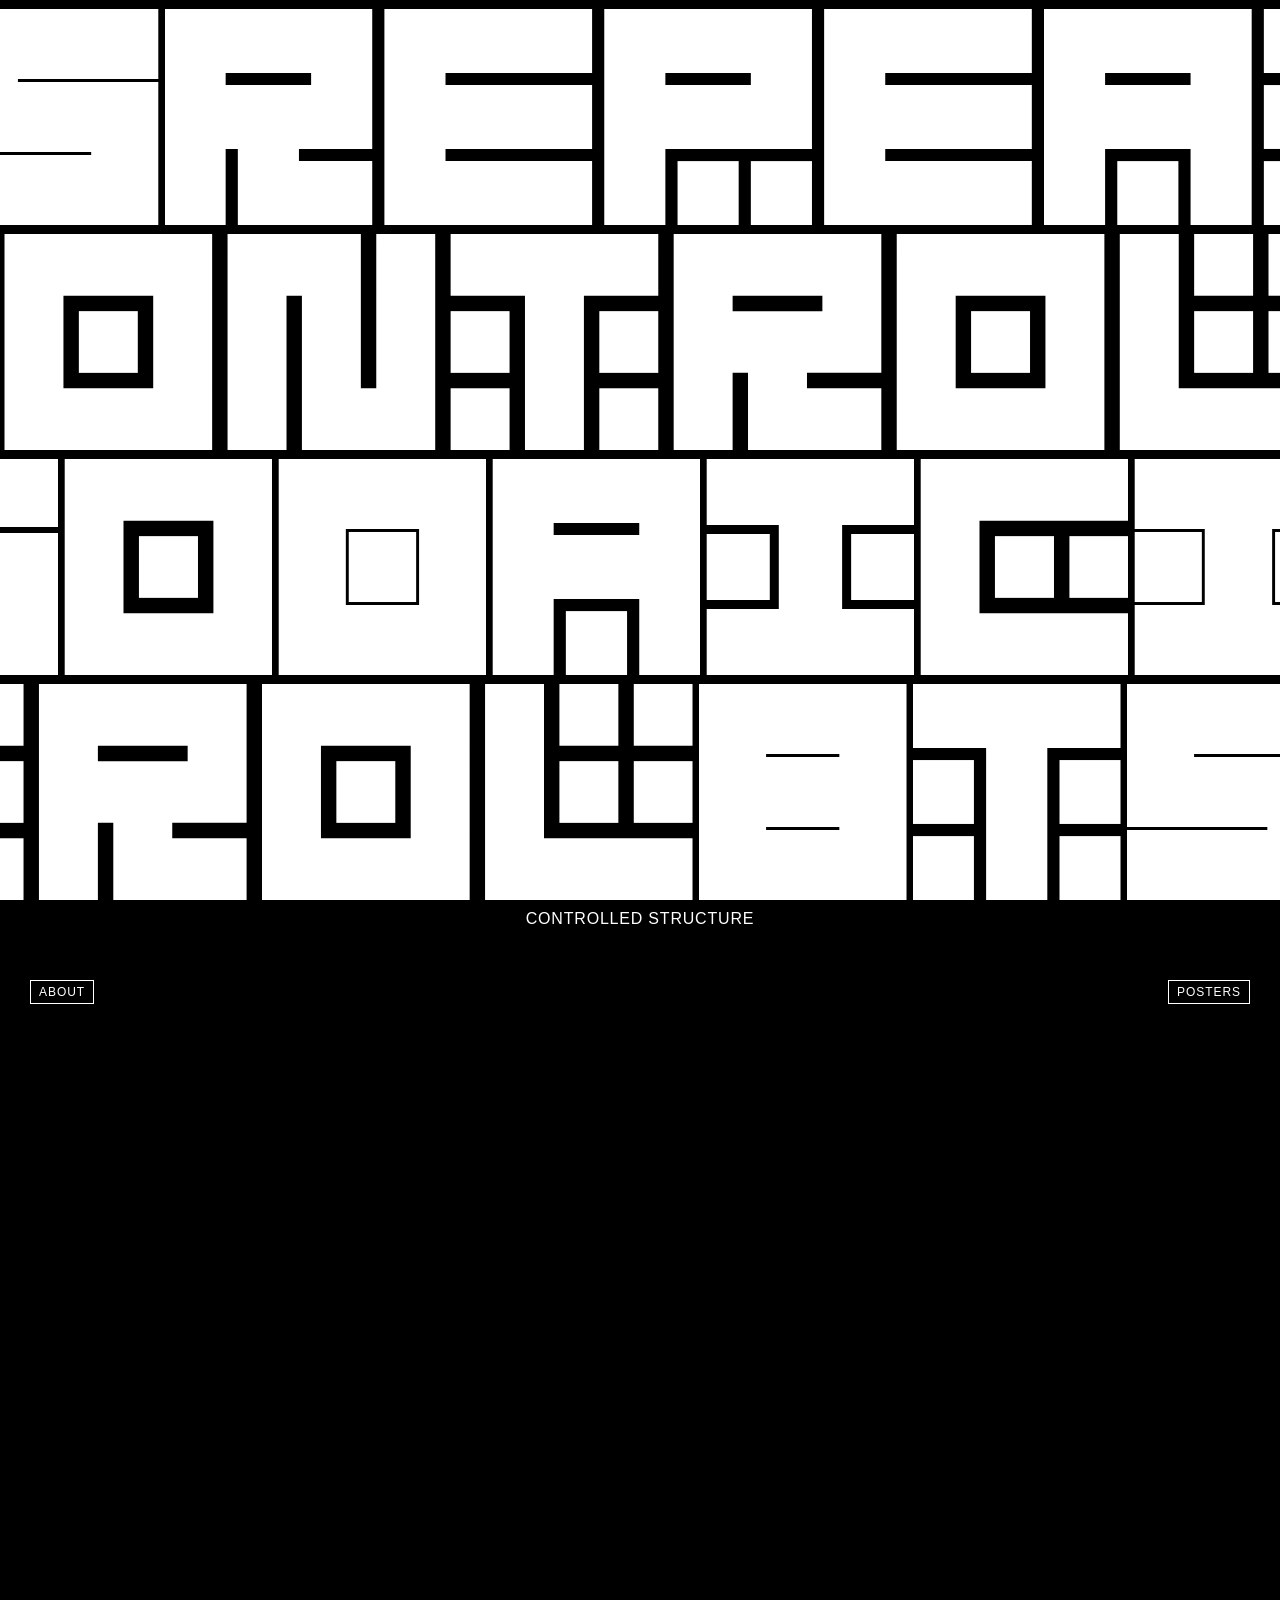
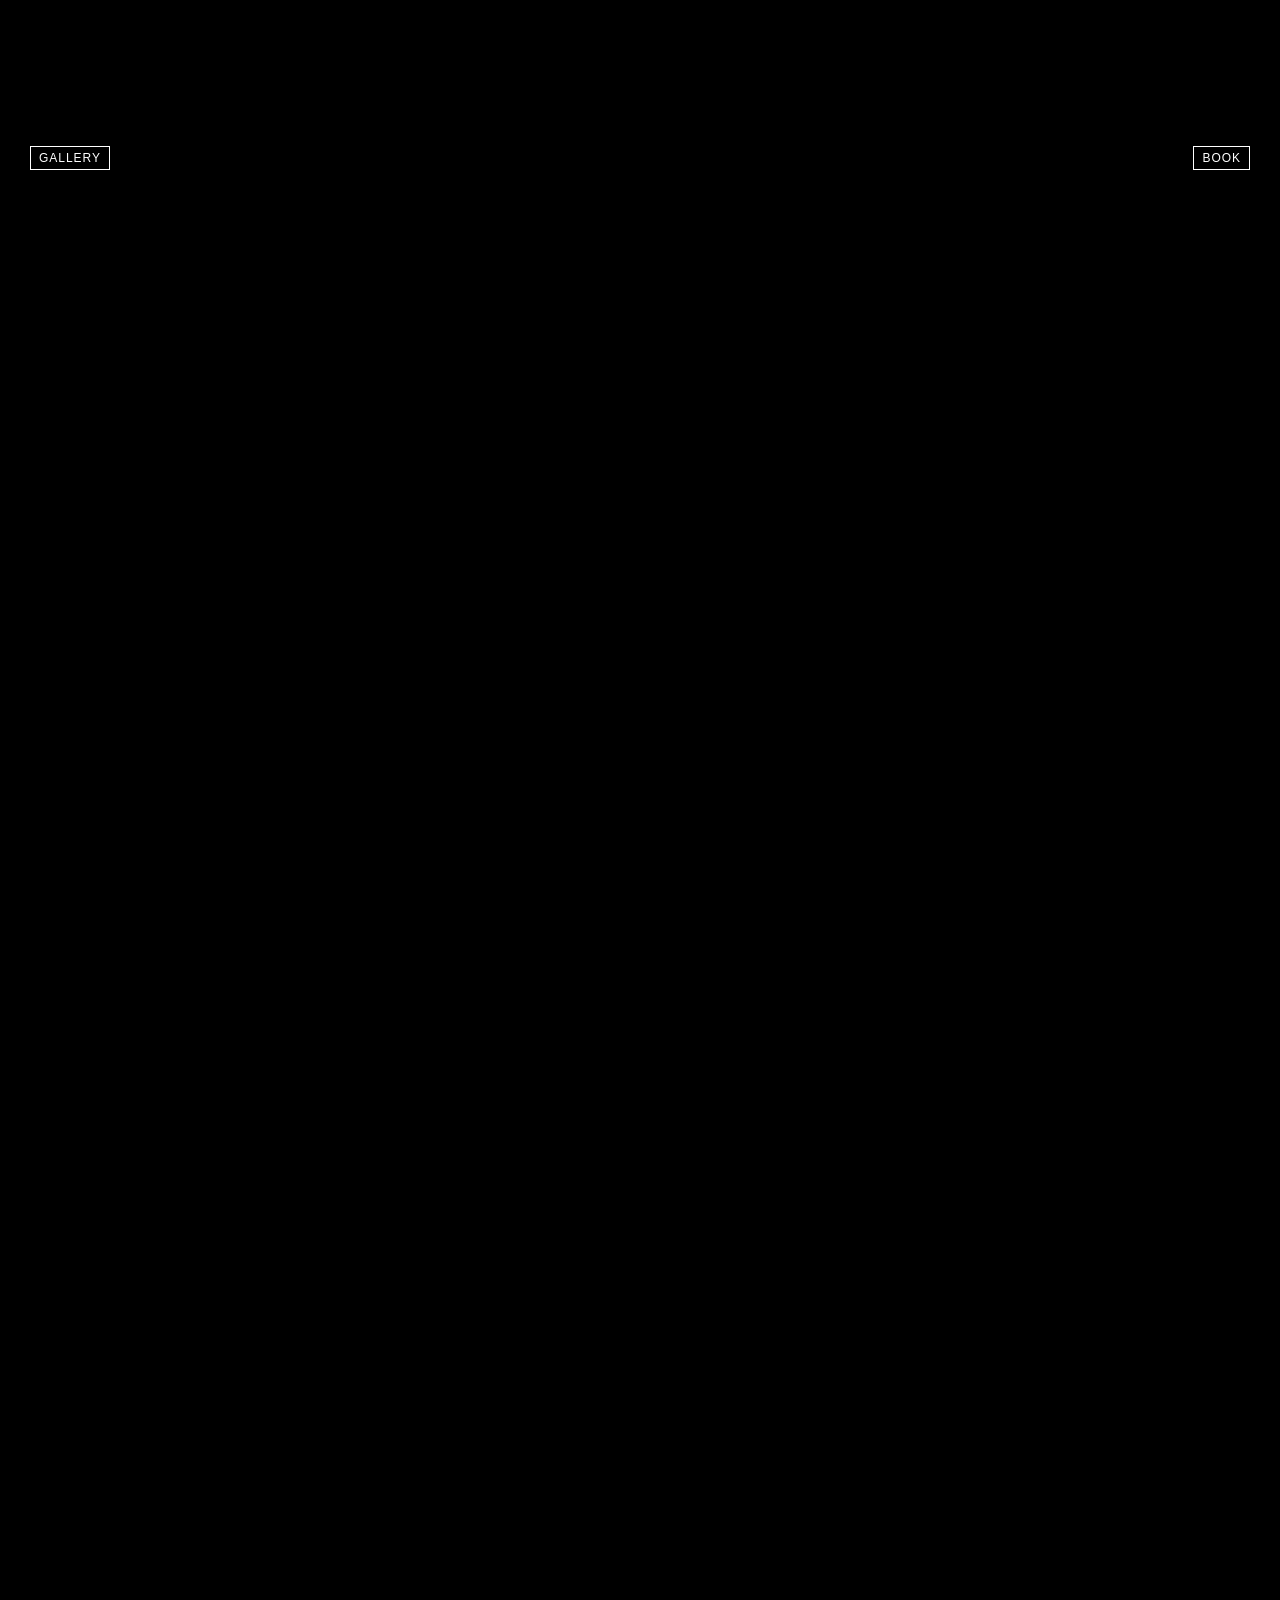
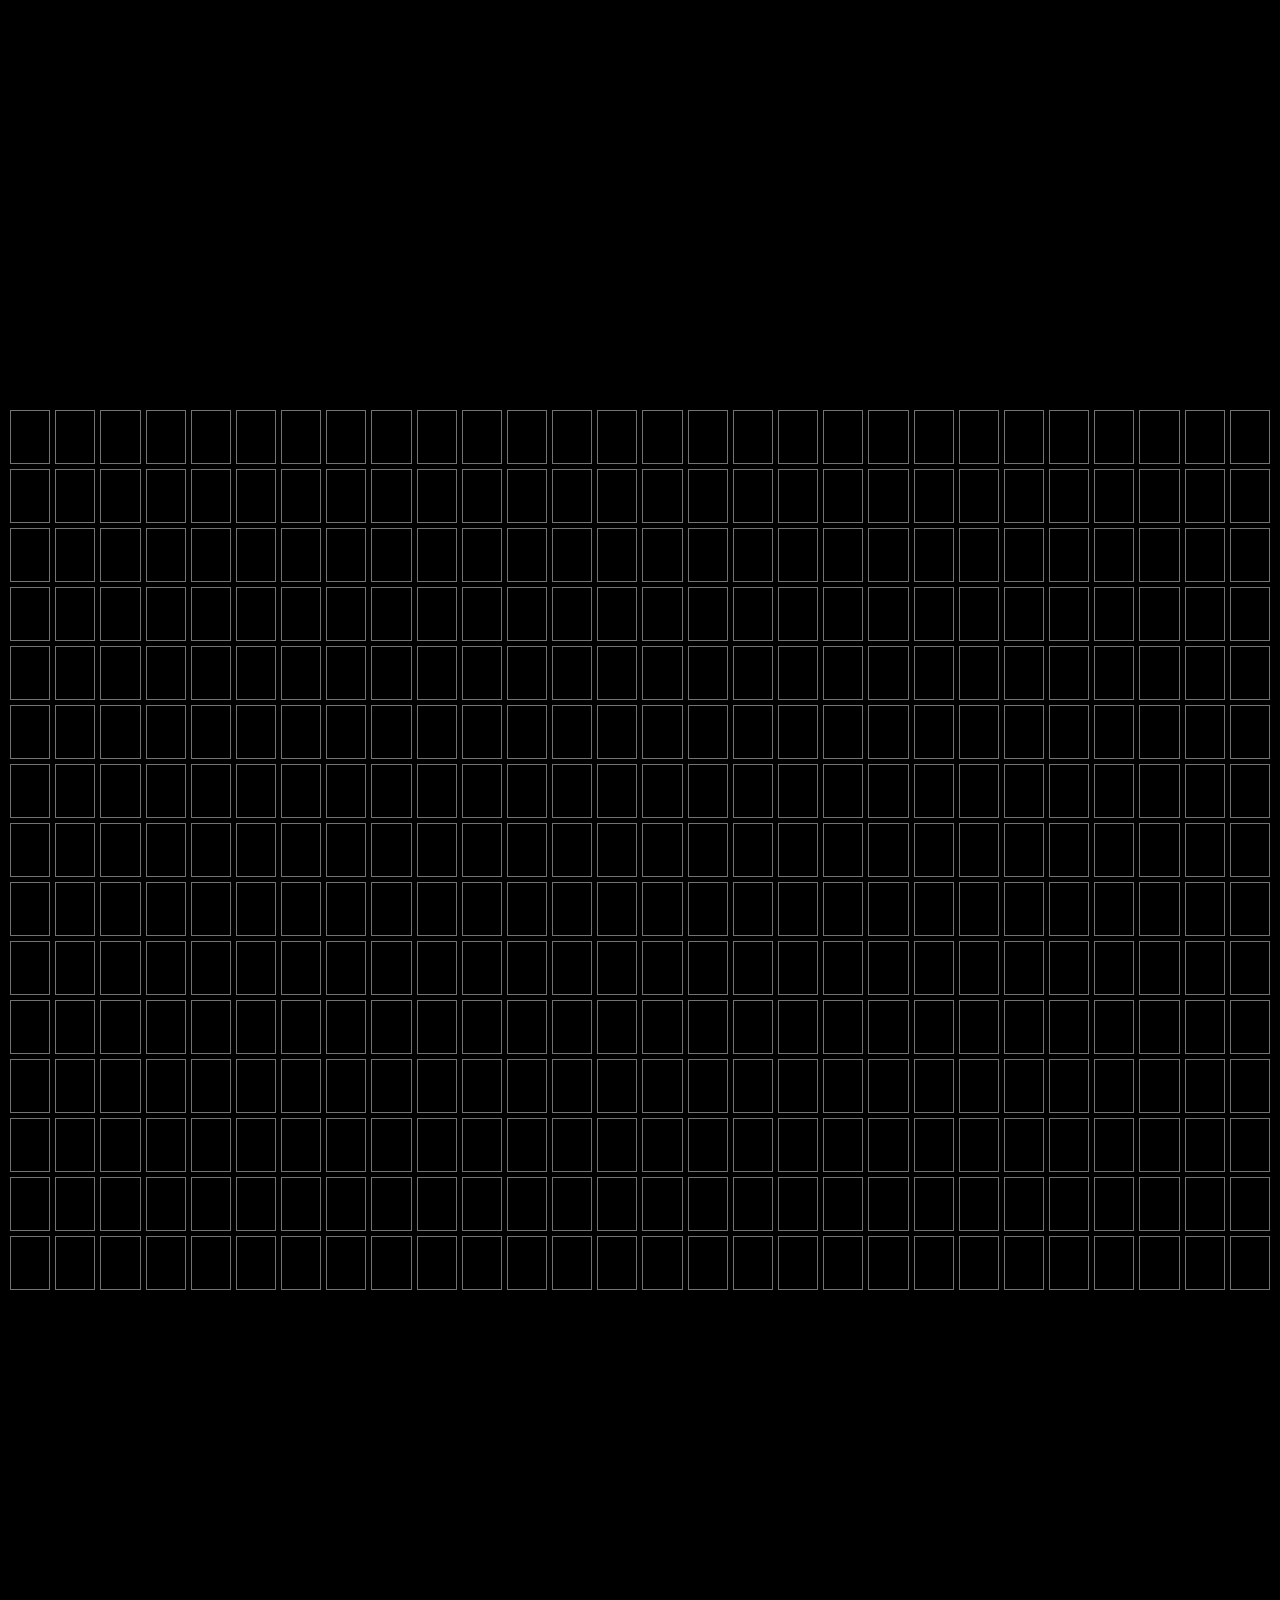
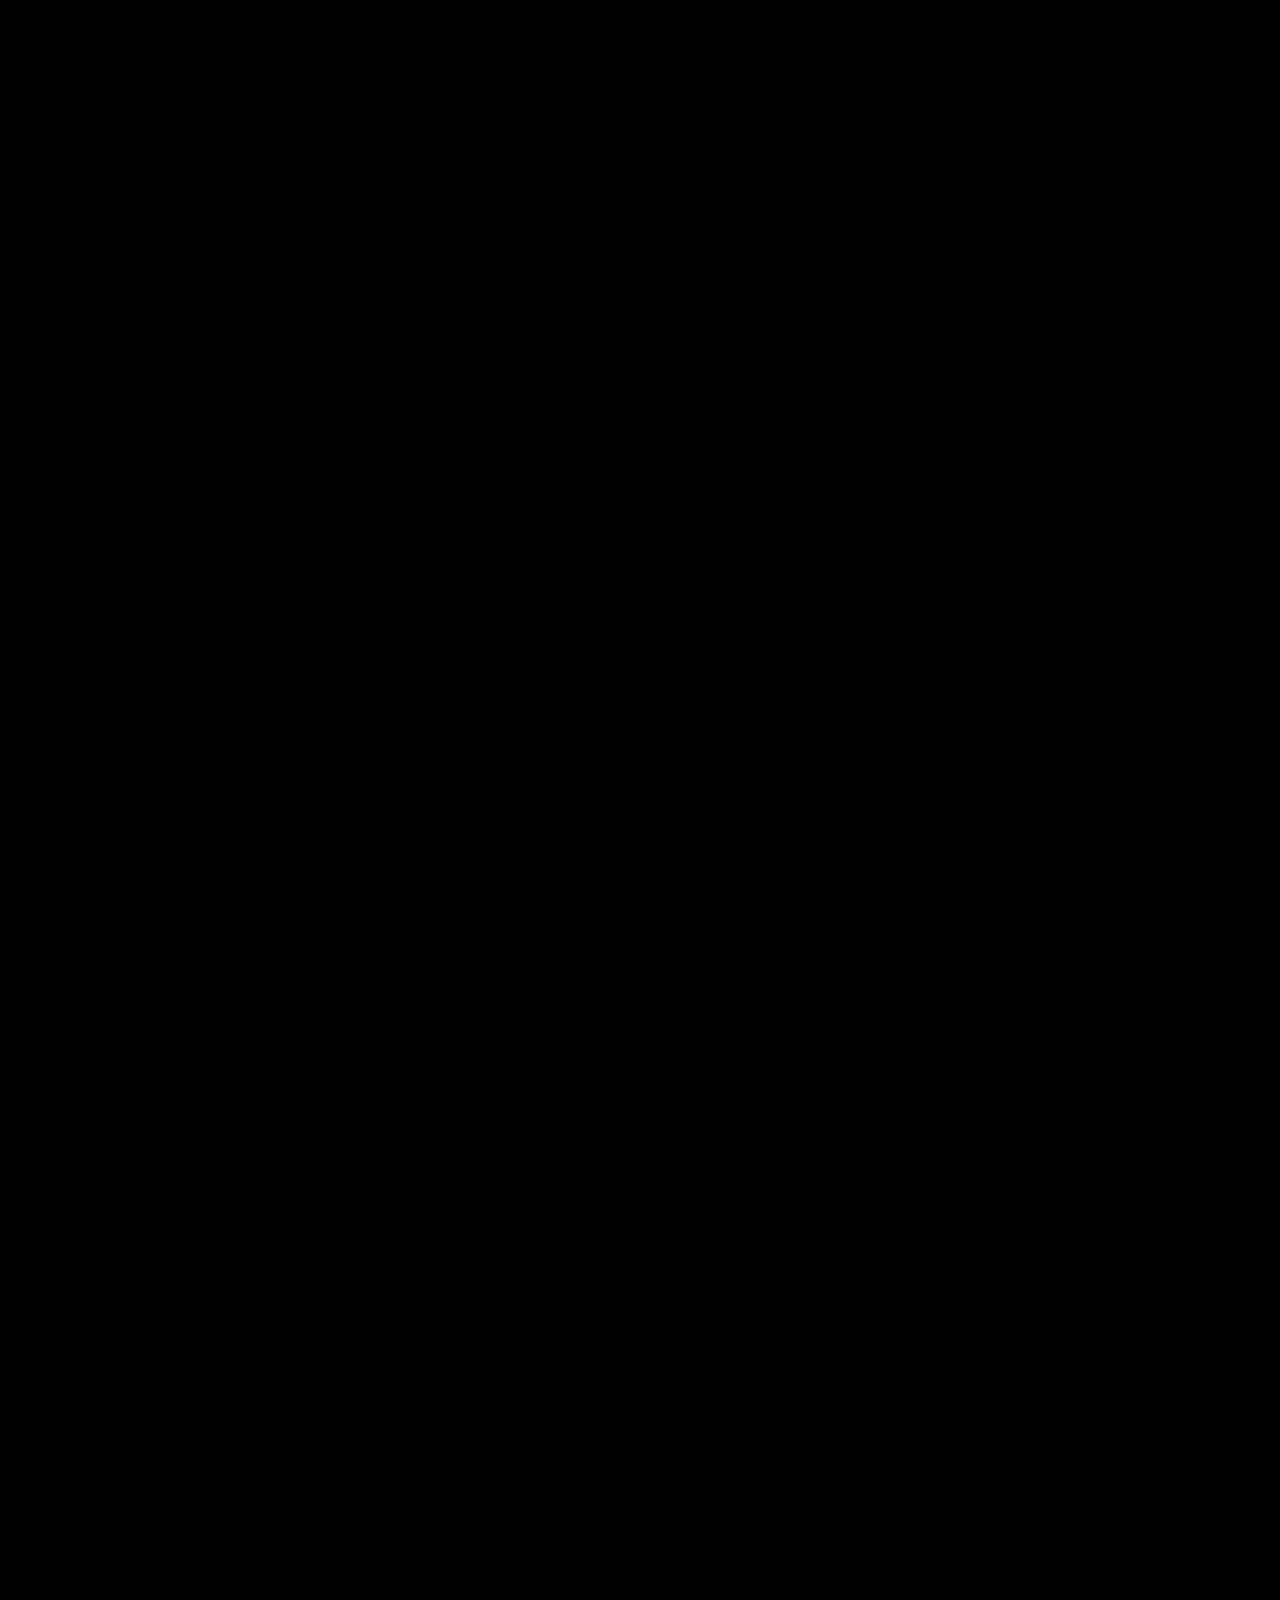
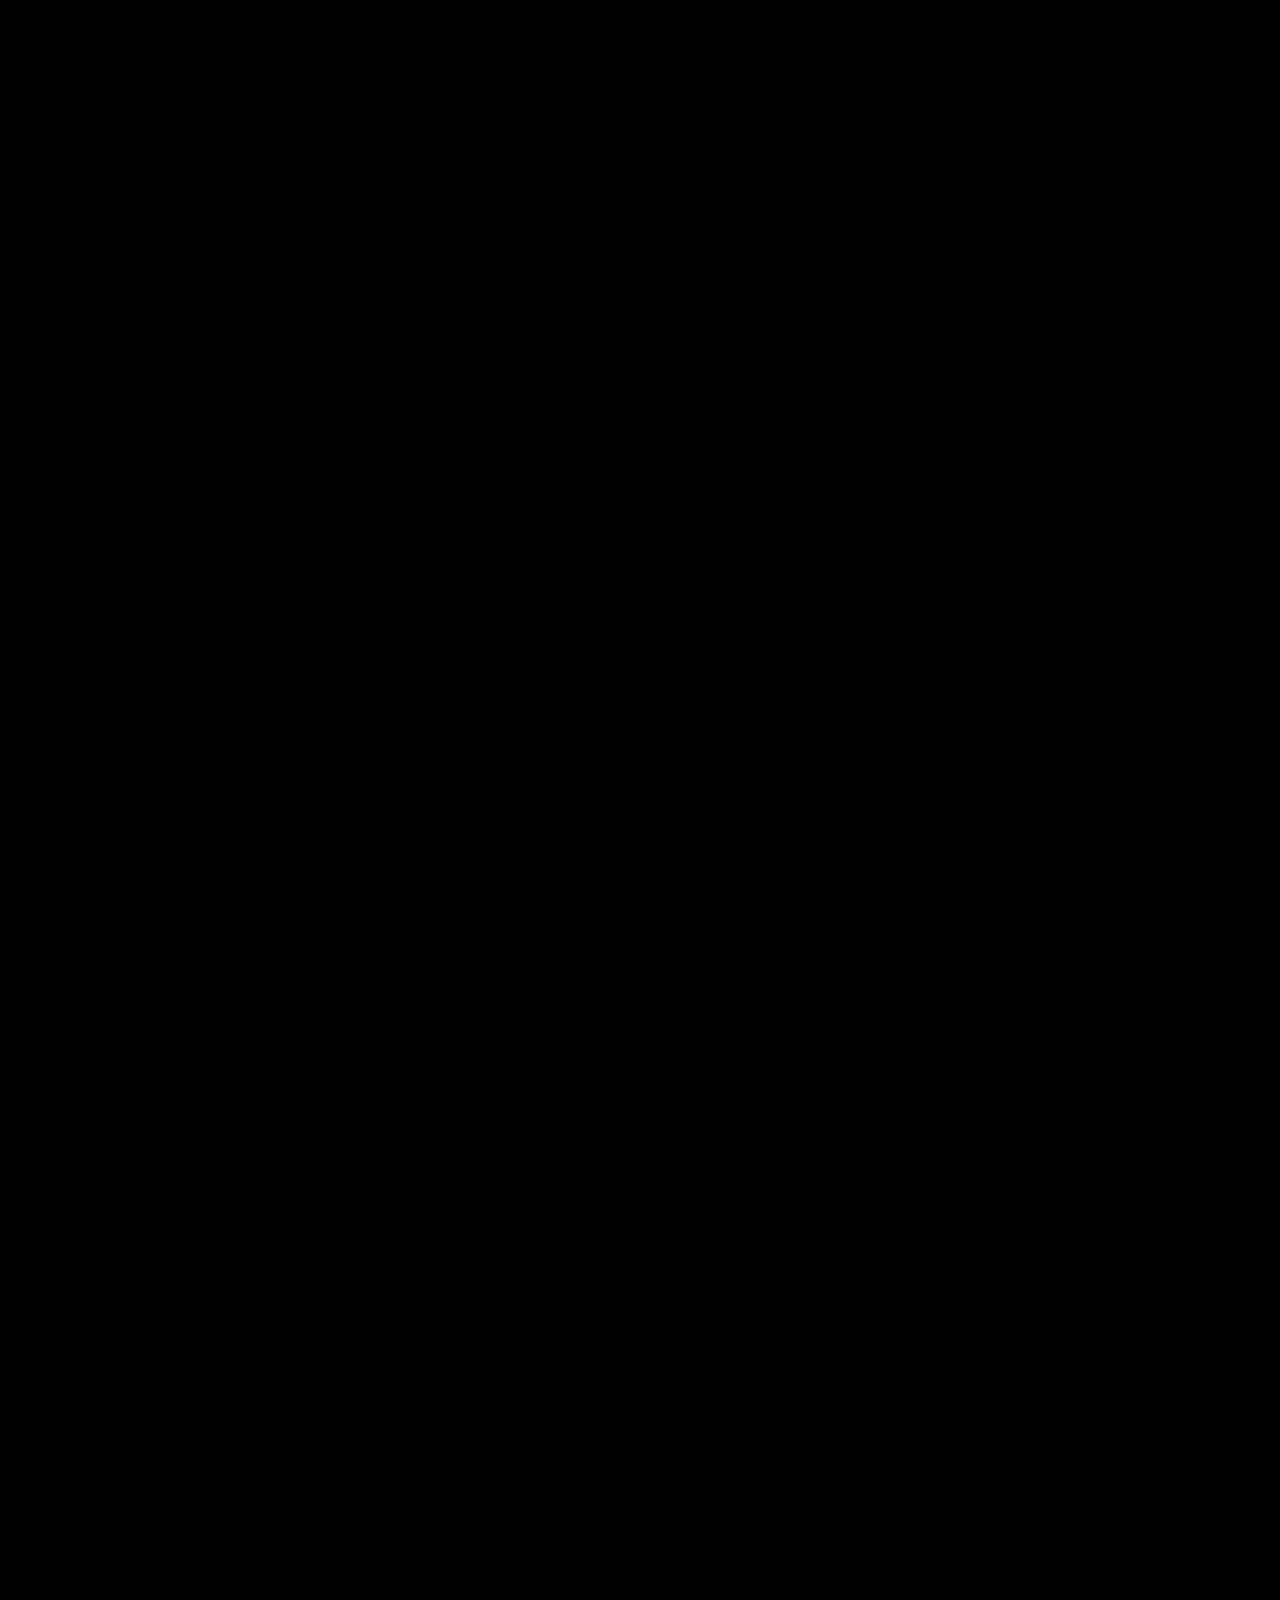
<file: CONTROLLEDSTRUCTURE/index.html>
<!DOCTYPE html>
<html lang="en">
<head>
  <meta charset="UTF-8" />
  <meta name="viewport" content="width=device-width, initial-scale=1.0" />
  <title>Controlled Structure</title>
  <link rel="stylesheet" href="style.css" />
</head>
<body>

  <!-- INTRO -->
  <section class="intro" id="intro">
    <div class="lane lane-1"></div>
    <div class="lane lane-2"></div>
    <div class="lane lane-3"></div>
    <div class="lane lane-4"></div>
  </section>

  <!-- MAIN -->
  <section class="main-new" id="main">
    <div class="main-new-sticky">
      <h1 class="main-new-title">CONTROLLED STRUCTURE</h1>
      <button class="btn-a" onclick="window.location.href='./ABOUT/'">ABOUT</button>
      <button class="btn-b" onclick="window.location.href='./POSTER/'">POSTERS</button>
      <button class="btn-c" onclick="window.location.href='./GALLERY/'">GALLERY</button>
      <button class="btn-d" onclick="window.location.href='./BOOK/'">BOOK</button>
    </div>
  </section>

  <!-- WAVE + SELECTION: 하나의 섹션 안에 -->
  <section class="grid-section" id="grid-section">
    <div class="grid-sticky">

      <!-- 웨이브 그리드 -->
      <div class="wave-grid" id="wave-grid"></div>

      <!-- 셀렉션 그리드: 같은 자리에 겹쳐서 시작, JS로 전환 -->
      <div class="selection-grid" id="selection-grid"></div>

    </div>
  </section>

  <!-- SAVE UI -->
  <div class="save-ui" id="save-ui">
    <input type="text" id="name-input" placeholder="NAME" autocomplete="off" />
    <button id="save-btn">SAVE</button>
    <button id="up-btn">UP</button>
  </div>

  <script src="script.js"></script>
</body>
</html>
</file>
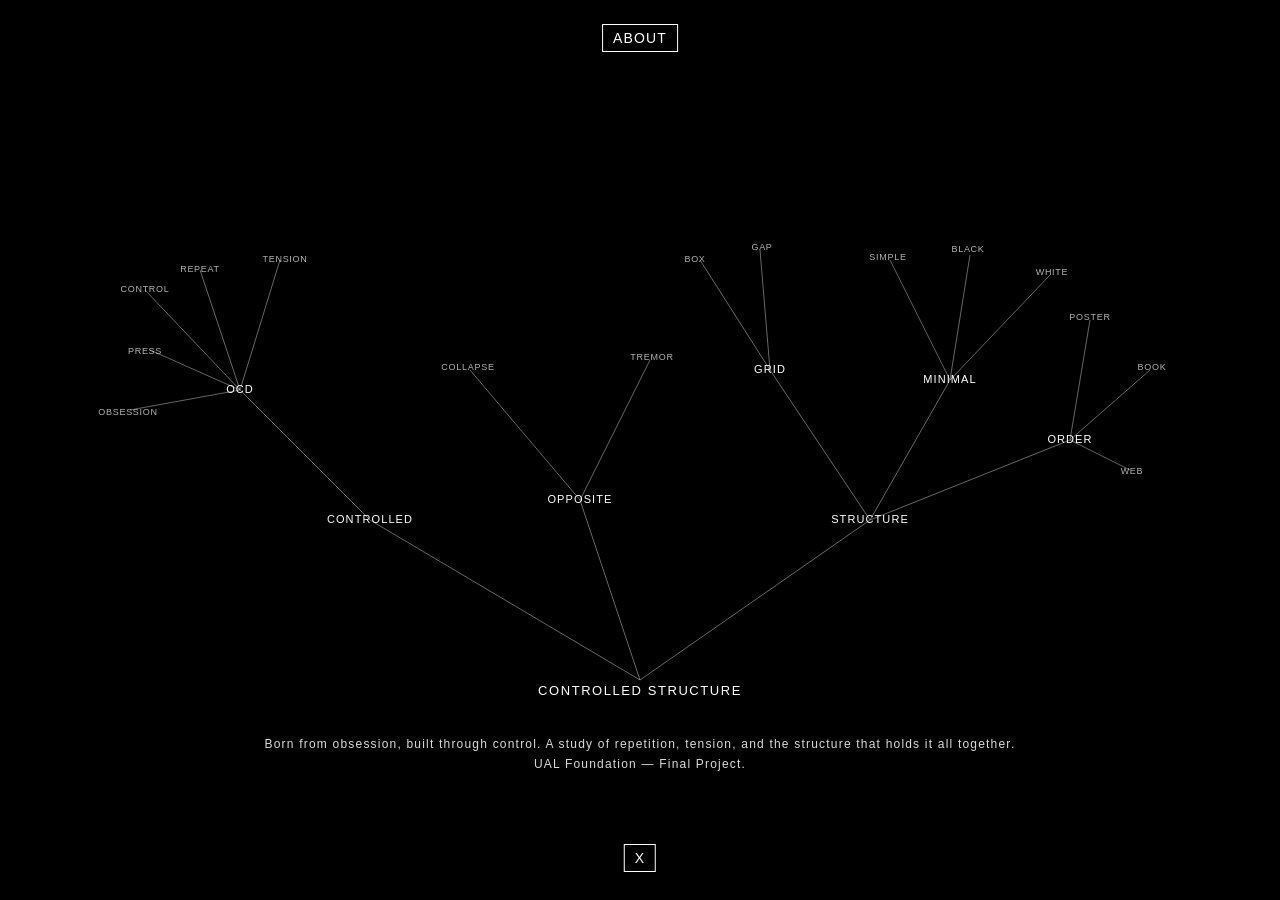
<file: CONTROLLEDSTRUCTURE/ABOUT/index.html>
<!DOCTYPE html>
<html lang="en">
<head>
  <meta charset="UTF-8" />
  <meta name="viewport" content="width=device-width, initial-scale=1.0" />
  <title>ABOUT — Controlled Structure</title>
  <link rel="stylesheet" href="style.css" />
</head>
<body>

  <div class="top-bar">
    <div class="page-title">ABOUT</div>
  </div>

  <button class="close-btn" id="close-btn">X</button>

  <svg class="mindmap" viewBox="0 0 1100 700" xmlns="http://www.w3.org/2000/svg">

    <!-- 중심(하단) → CONTROLLED -->
    <line x1="550" y1="580" x2="280" y2="420" />
    <!-- CONTROLLED → OCD -->
    <line x1="280" y1="420" x2="150" y2="290" />
    <!-- OCD → CONTROL -->
    <line x1="150" y1="290" x2="55" y2="190" />
    <!-- OCD → REPEAT -->
    <line x1="150" y1="290" x2="110" y2="170" />
    <!-- OCD → TENSION -->
    <line x1="150" y1="290" x2="190" y2="160" />
    <!-- OCD → PRESS -->
    <line x1="150" y1="290" x2="60" y2="250" />
    <!-- OCD → OBSESSION -->
    <line x1="150" y1="290" x2="40" y2="310" />

    <!-- 중심(하단) → STRUCTURE -->
    <line x1="550" y1="580" x2="780" y2="420" />
    <!-- STRUCTURE → GRID -->
    <line x1="780" y1="420" x2="680" y2="270" />
    <!-- GRID → BOX -->
    <line x1="680" y1="270" x2="610" y2="160" />
    <!-- GRID → GAP -->
    <line x1="680" y1="270" x2="670" y2="150" />
    <!-- STRUCTURE → MINIMAL -->
    <line x1="780" y1="420" x2="860" y2="280" />
    <!-- MINIMAL → SIMPLE -->
    <line x1="860" y1="280" x2="800" y2="160" />
    <!-- MINIMAL → BLACK -->
    <line x1="860" y1="280" x2="880" y2="155" />
    <!-- MINIMAL → WHITE -->
    <line x1="860" y1="280" x2="960" y2="175" />
    <!-- STRUCTURE → ORDER -->
    <line x1="780" y1="420" x2="980" y2="340" />
    <!-- ORDER → POSTER -->
    <line x1="980" y1="340" x2="1000" y2="220" />
    <!-- ORDER → BOOK -->
    <line x1="980" y1="340" x2="1060" y2="270" />
    <!-- ORDER → WEB -->
    <line x1="980" y1="340" x2="1040" y2="370" />

    <!-- 중심(하단) → OPPOSITE -->
    <line x1="550" y1="580" x2="490" y2="400" />
    <!-- OPPOSITE → COLLAPSE -->
    <line x1="490" y1="400" x2="380" y2="270" />
    <!-- OPPOSITE → TREMOR -->
    <line x1="490" y1="400" x2="560" y2="260" />

    <!-- 중심 -->
    <text class="node-center" x="550" y="592">CONTROLLED STRUCTURE</text>

    <!-- CONTROLLED -->
    <text class="node-main" x="280" y="420">CONTROLLED</text>
    <text class="node-main" x="150" y="290">OCD</text>
    <text class="node-sub" x="55" y="190">CONTROL</text>
    <text class="node-sub" x="110" y="170">REPEAT</text>
    <text class="node-sub" x="195" y="160">TENSION</text>
    <text class="node-sub" x="55" y="252">PRESS</text>
    <text class="node-sub" x="38" y="313">OBSESSION</text>

    <!-- STRUCTURE -->
    <text class="node-main" x="780" y="420">STRUCTURE</text>
    <text class="node-main" x="680" y="270">GRID</text>
    <text class="node-sub" x="605" y="160">BOX</text>
    <text class="node-sub" x="672" y="148">GAP</text>
    <text class="node-main" x="860" y="280">MINIMAL</text>
    <text class="node-sub" x="798" y="158">SIMPLE</text>
    <text class="node-sub" x="878" y="150">BLACK</text>
    <text class="node-sub" x="962" y="173">WHITE</text>
    <text class="node-main" x="980" y="340">ORDER</text>
    <text class="node-sub" x="1000" y="218">POSTER</text>
    <text class="node-sub" x="1062" y="268">BOOK</text>
    <text class="node-sub" x="1042" y="372">WEB</text>

    <!-- OPPOSITE -->
    <text class="node-main" x="490" y="400">OPPOSITE</text>
    <text class="node-sub" x="378" y="268">COLLAPSE</text>
    <text class="node-sub" x="562" y="258">TREMOR</text>

    <!-- 설명 -->
    <text class="desc" x="550" y="645">Born from obsession, built through control. A study of repetition, tension, and the structure that holds it all together.</text>
    <text class="desc" x="550" y="665">UAL Foundation — Final Project.</text>

  </svg>

  <script src="script.js"></script>
</body>
</html>
</file>
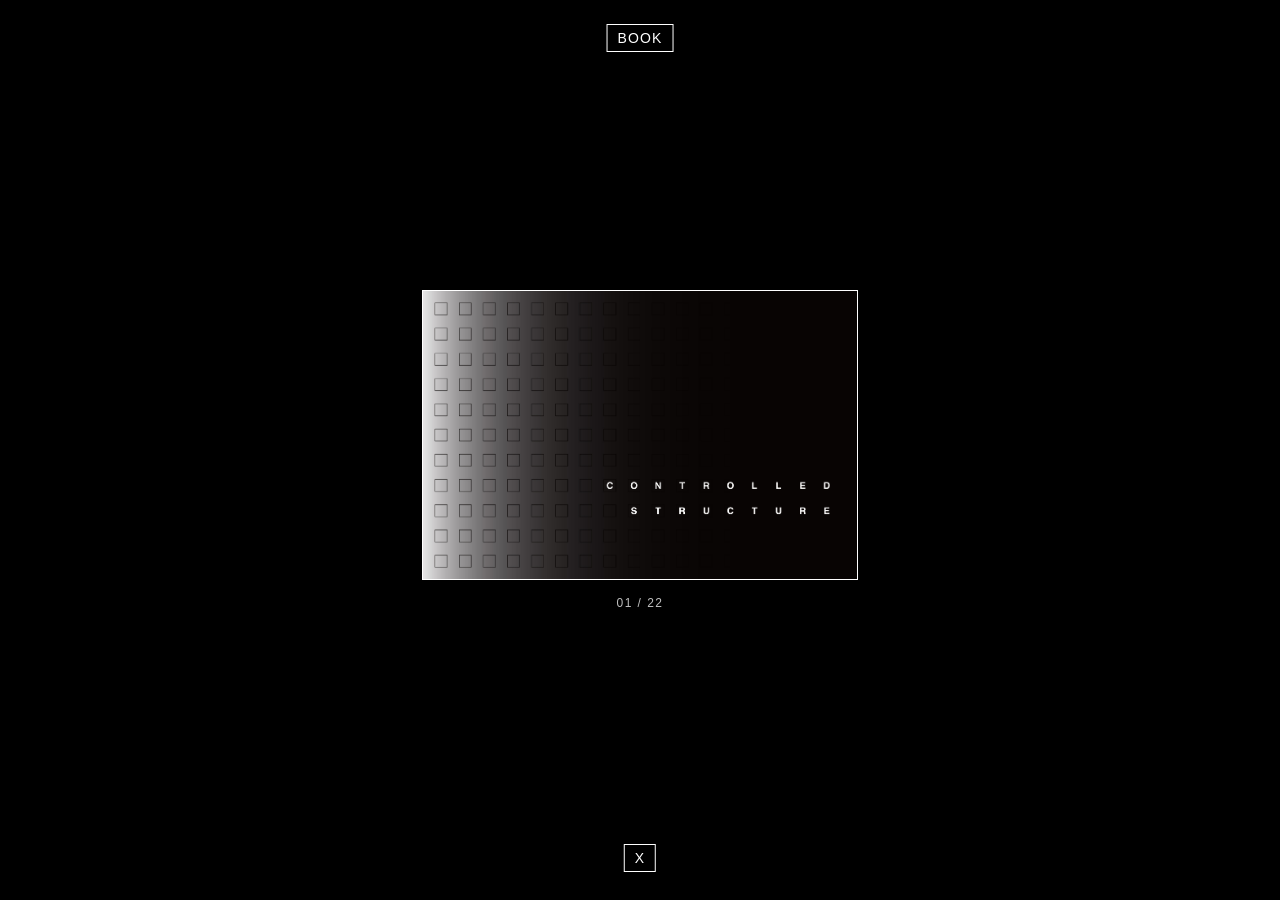
<file: CONTROLLEDSTRUCTURE/BOOK/index.html>
<!DOCTYPE html>
<html lang="en">
<head>
  <meta charset="UTF-8" />
  <meta name="viewport" content="width=device-width, initial-scale=1.0" />
  <title>BOOK — Controlled Structure</title>
  <link rel="stylesheet" href="style.css" />
</head>
<body>

  <div class="top-bar">
    <div class="page-title">BOOK</div>
  </div>

  <button class="close-btn" id="close-btn">X</button>

  <section class="book-viewer">
    <img id="book-page" src="page01.jpg" alt="book page" />
    <div class="page-counter" id="page-counter">01 / 22</div>
  </section>

  <script src="script.js"></script>
</body>
</html>
</file>
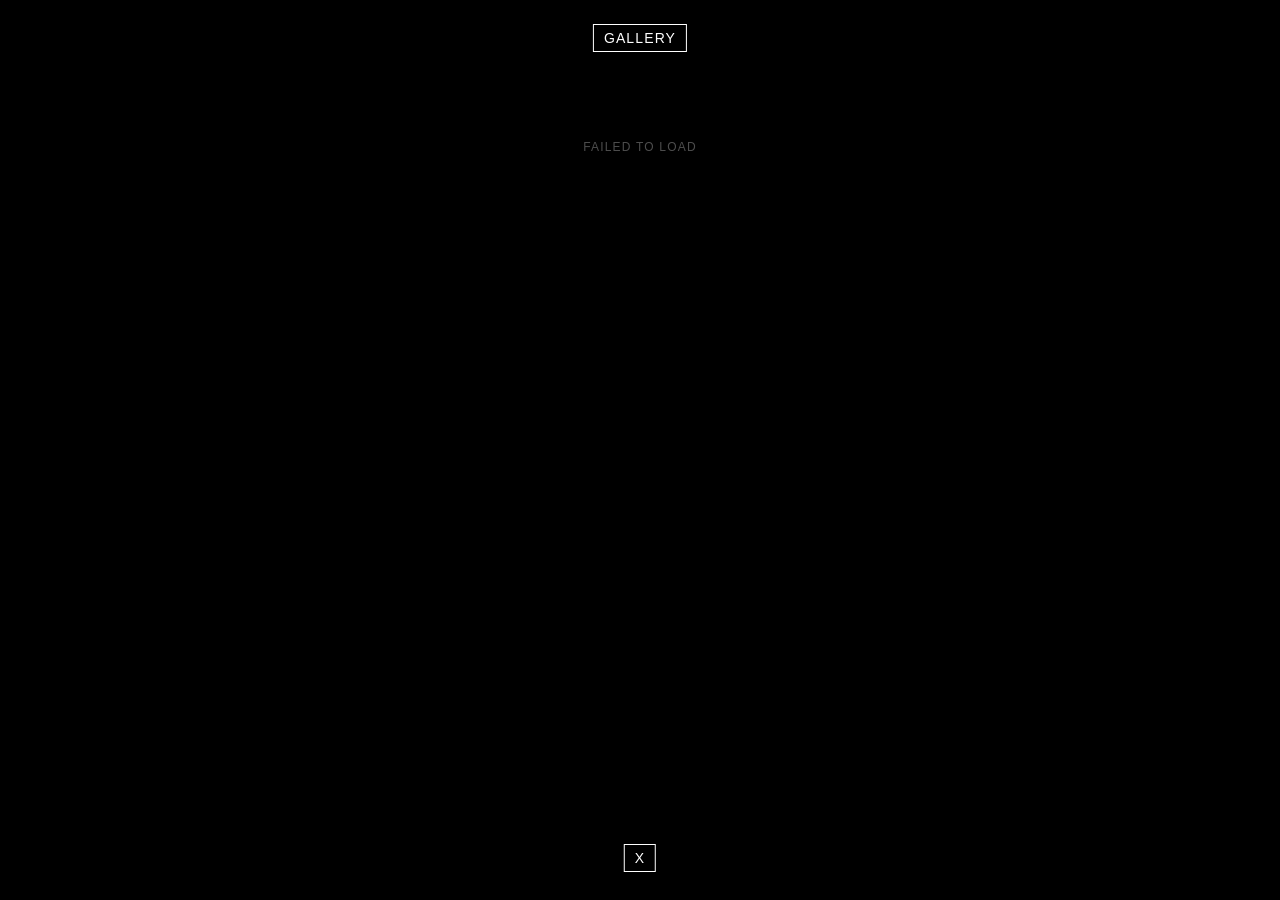
<file: CONTROLLEDSTRUCTURE/GALLERY/index.html>
<!DOCTYPE html>
<html lang="en">
<head>
  <meta charset="UTF-8" />
  <meta name="viewport" content="width=device-width, initial-scale=1.0" />
  <title>GALLERY — Controlled Structure</title>
  <link rel="stylesheet" href="style.css" />
</head>
<body>

  <div class="top-bar">
    <div class="page-title">GALLERY</div>
  </div>

  <button class="close-btn" id="close-btn">X</button>

  <div class="gallery-container">
    <div class="gallery-grid" id="gallery-grid"></div>
  </div>

  <script src="script.js"></script>
</body>
</html>
</file>
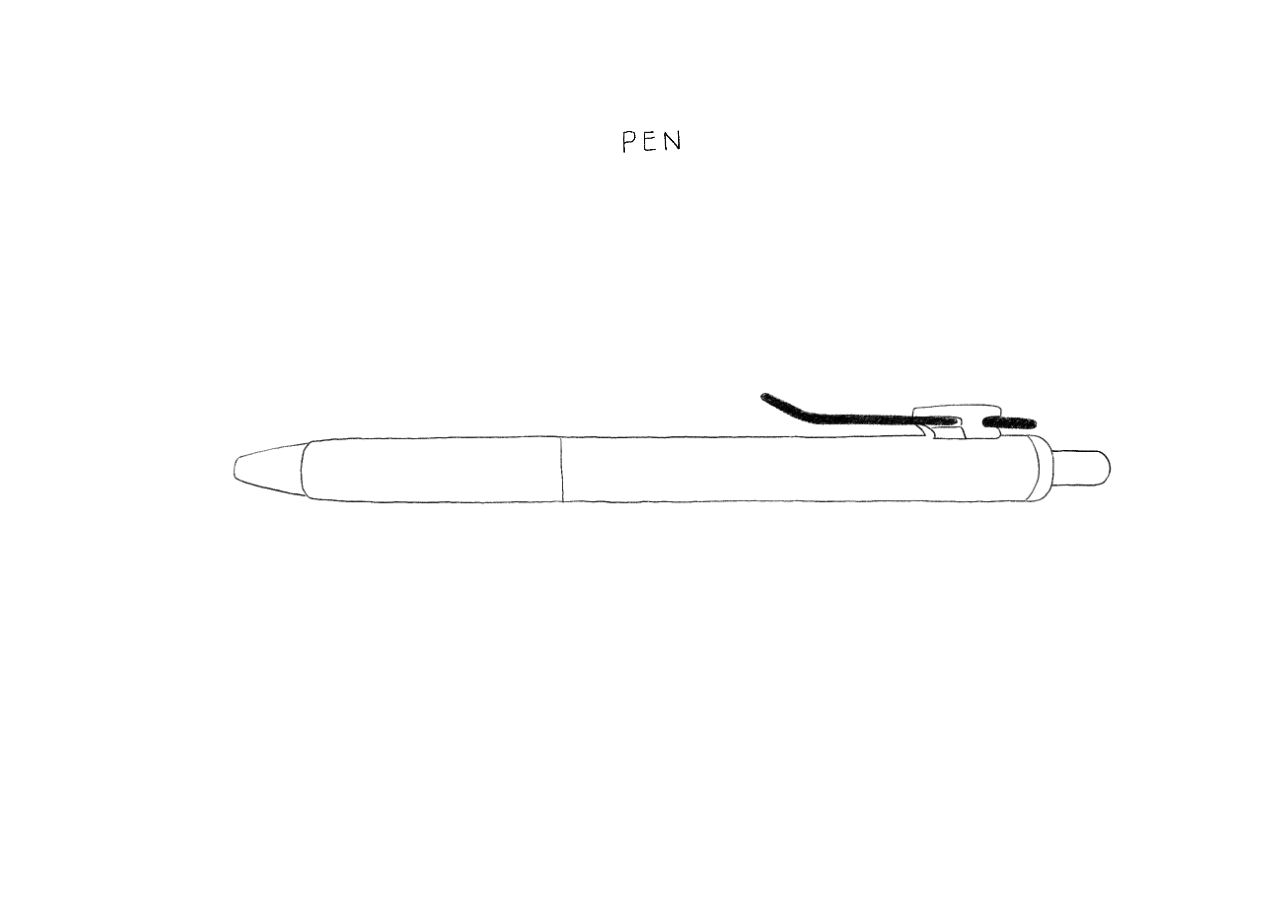
<file: unit2/computation/index.html>
<!DOCTYPE html>
<html lang="en">
<head>
  <meta charset="utf-8">
  <meta name="viewport" content="width=device-width, initial-scale=1">
  <title>Pen</title>
  <link rel="icon" href="images/favicon.png">
  <link rel="stylesheet" href="style.css">
</head>
<body>
  <img class="layer" src="images/pen-word.png" alt="Pen">
  <main class="stage">
    <input type="radio" name="pen" id="pushed">
    <input type="radio" name="pen" id="reset">

    <img class="layer body" src="images/pen-body.png" alt="">
    <img class="layer nib" src="images/pen-nib.png" alt="">

    <label for="pushed" class="lab-out"><img src="images/pen-click-out.png" alt=""></label>
    <label for="reset" class="lab-in"><img src="images/pen-click-in.png" alt=""></label>

    <a class="arrow" href="writing.html">
      <img class="off" src="images/arrow1.png" alt="next">
      <img class="on" src="images/arrow1-hover.png" alt="">
    </a>
  </main>
</body>
</html>
</file>
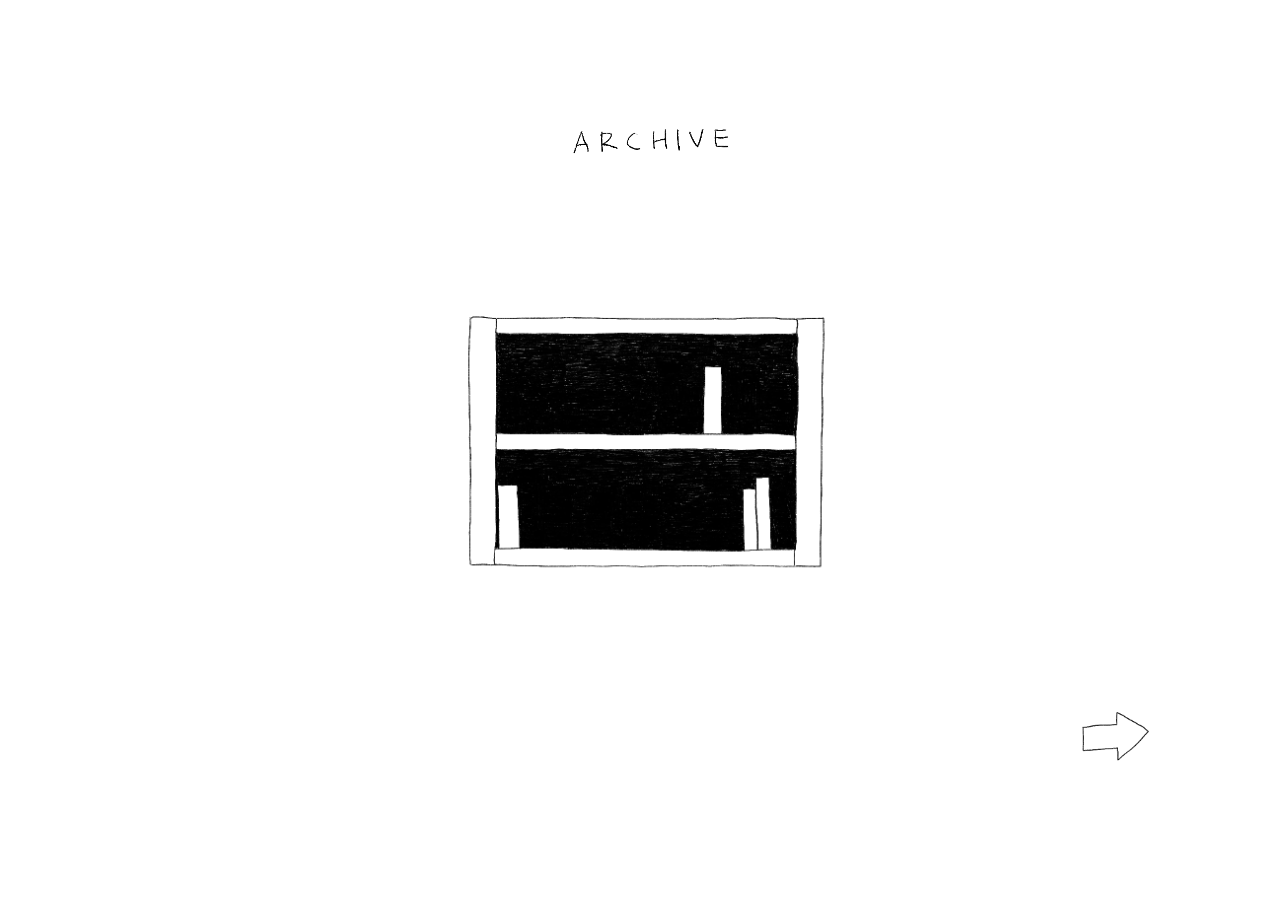
<file: unit2/computation/archive.html>
<!DOCTYPE html>
<html lang="en">
<head>
  <meta charset="utf-8">
  <meta name="viewport" content="width=device-width, initial-scale=1">
  <title>Archive</title>
  <link rel="icon" href="images/favicon.png">
  <link rel="stylesheet" href="style.css">
</head>
<body>
  <img class="layer" src="images/archive-word.png" alt="Archive">
  <main class="stage">
    <img class="layer" src="images/archive.png" alt="Books appearing one by one on a shelf">
    <a class="arrow show" href="memory.html">
      <img class="off" src="images/arrow4.png" alt="next">
      <img class="on" src="images/arrow4-hover.png" alt="">
    </a>
  </main>
</body>
</html>
</file>
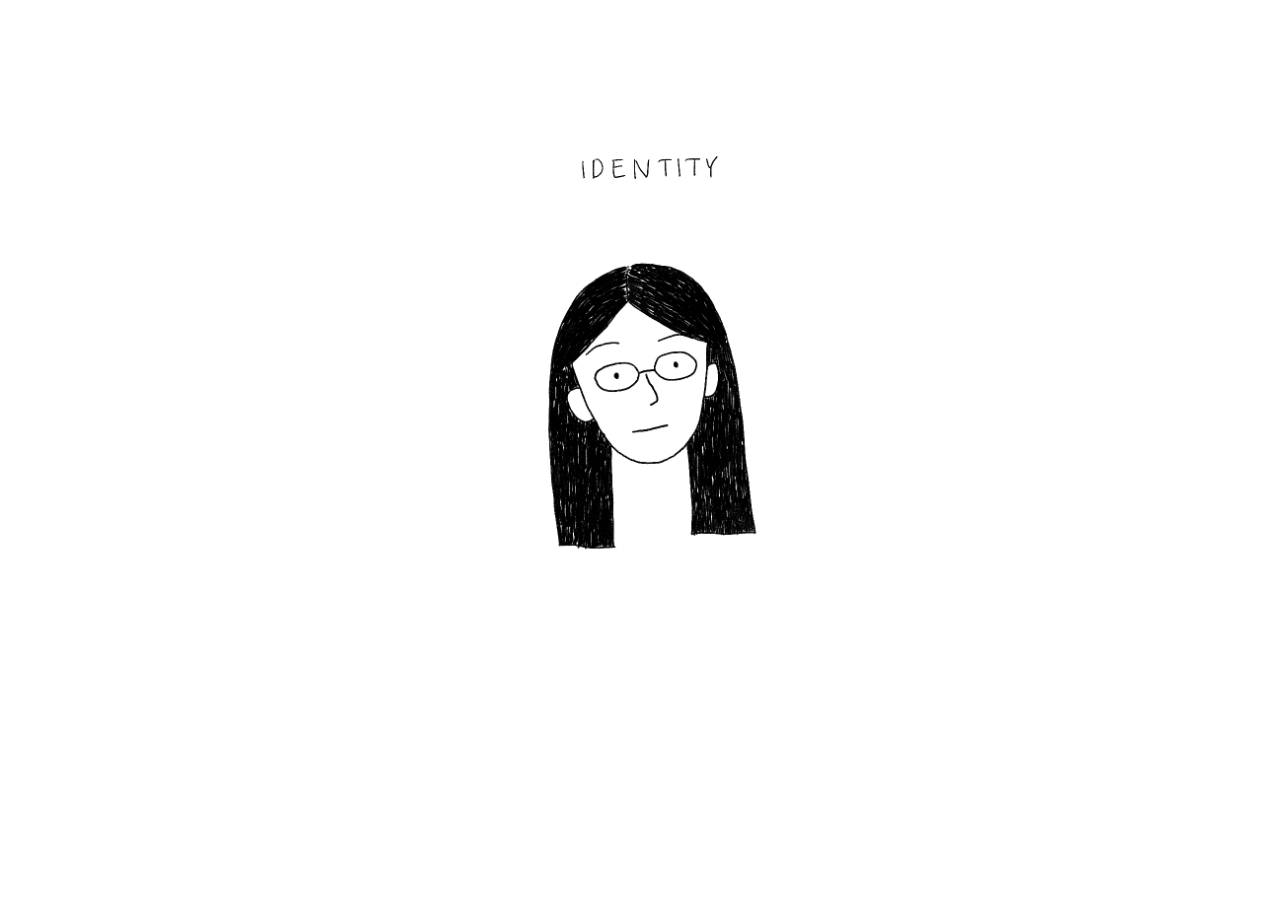
<file: unit2/computation/identity.html>
<!DOCTYPE html>
<html lang="en">
<head>
  <meta charset="utf-8">
  <meta name="viewport" content="width=device-width, initial-scale=1">
  <title>Identity</title>
  <link rel="icon" href="images/favicon.png">
  <link rel="stylesheet" href="style.css">
</head>
<body>
  <main class="stage">
    <input type="radio" name="pen" id="pushed">
    <label for="pushed" class="lab-out"><img src="images/identity.png" alt="A hand-drawn face with glasses and long black hair"></label>
    <img class="layer nib" src="images/identity-wink.png" alt="The same face, winking">
    <a class="nib back" href="index.html" aria-label="Back to the start"></a>
    <img class="layer" src="images/identity-word.png" alt="Identity">
  </main>
</body>
</html>
</file>
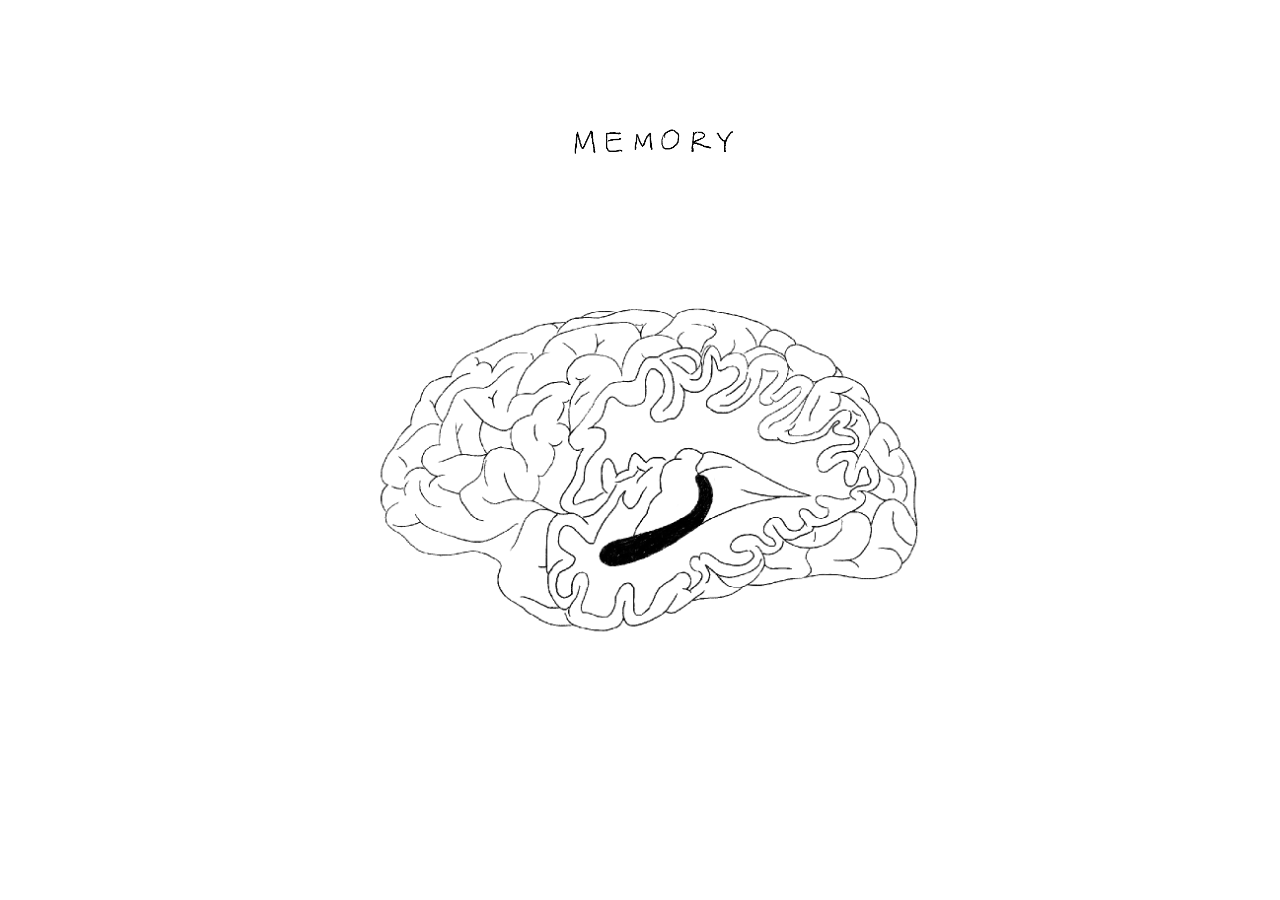
<file: unit2/computation/memory.html>
<!DOCTYPE html>
<html lang="en">
<head>
  <meta charset="utf-8">
  <meta name="viewport" content="width=device-width, initial-scale=1">
  <title>Memory</title>
  <link rel="icon" href="images/favicon.png">
  <link rel="stylesheet" href="style.css">
</head>
<body>
  <img class="layer" src="images/memory-word.png" alt="Memory">
  <main class="stage memory">
    <input type="radio" name="pen" id="pushed">
    <input type="radio" name="pen" id="reset">
    <label for="pushed" class="lab-out"><img src="images/memory.png" alt="A hand-drawn side view of a brain"></label>
    <label for="reset" class="lab-in"><img src="images/memory-cake.png" alt="The hippocampus, drawn alone"></label>
    
    <a class="arrow" href="identity.html">
      <img class="off" src="images/arrow5.png" alt="next">
      <img class="on" src="images/arrow5-hover.png" alt="">
    </a>
  </main>
</body>
</html>
</file>
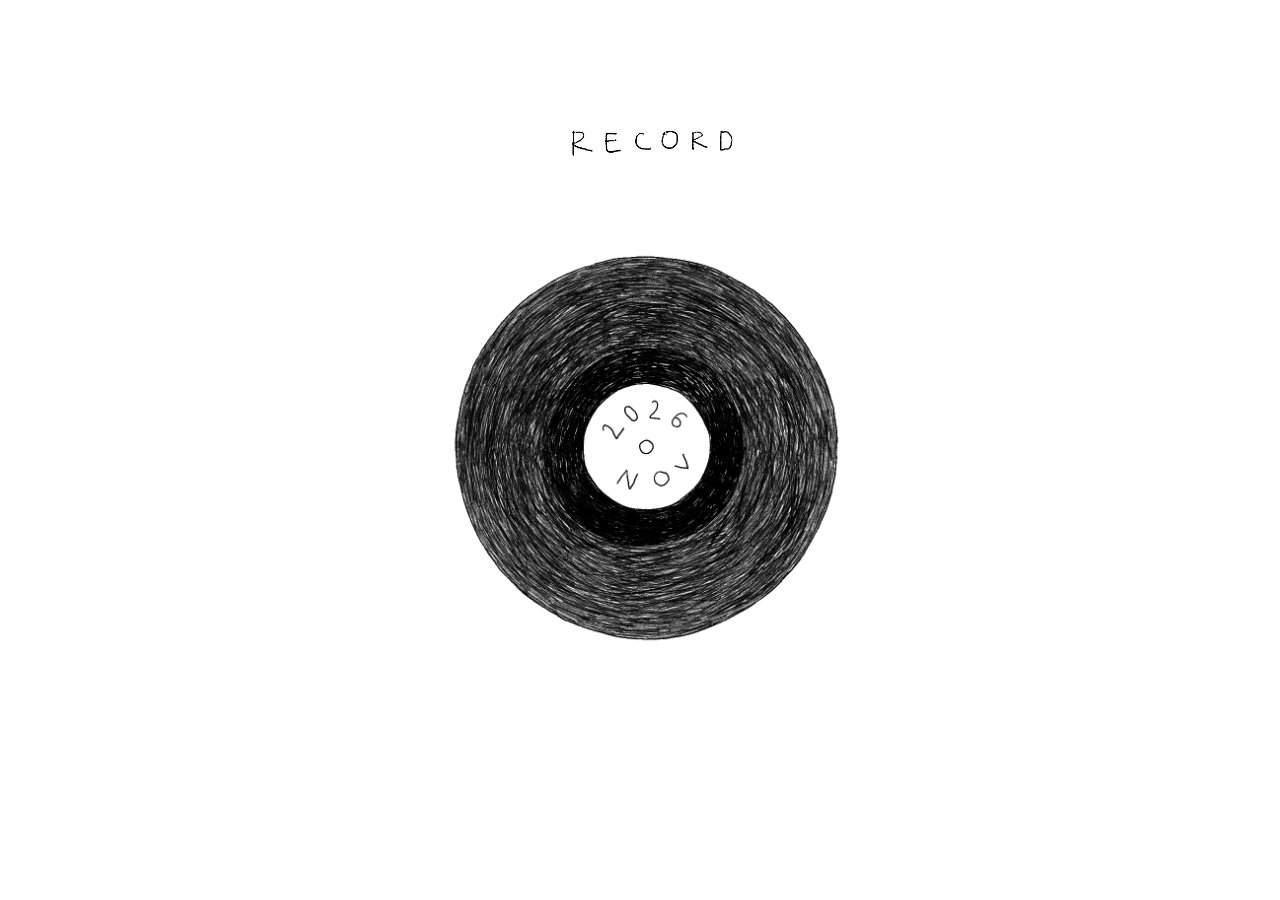
<file: unit2/computation/record.html>
<!DOCTYPE html>
<html lang="en">
<head>
  <meta charset="utf-8">
  <meta name="viewport" content="width=device-width, initial-scale=1">
  <title>Record</title>
  <link rel="icon" href="images/favicon.png">
  <link rel="stylesheet" href="style.css">
</head>
<body>
  <img class="layer" src="images/record-word.png" alt="Record">
  <main class="stage">
    <input type="radio" name="pen" id="pushed">
    <input type="radio" name="pen" id="reset">

    <img class="layer disc" src="images/record.png" alt="A hand-drawn vinyl record spinning, with a small picture on its label">

    <label for="pushed" class="lab-out"></label>
    <label for="reset" class="lab-in"></label>

    <a class="arrow" href="archive.html">
      <img class="off" src="images/arrow3.png" alt="next">
      <img class="on" src="images/arrow3-hover.png" alt="">
    </a>
  </main>
</body>
</html>
</file>
<file: CONTROLLEDSTRUCTURE/style.css>
* {
  margin: 0;
  padding: 0;
  box-sizing: border-box;
}

body {
  background: black;
  color: white;
  font-family: Helvetica, Arial, sans-serif;
  overflow-x: hidden;
}

/* ===================================
   INTRO
   =================================== */

.intro {
  width: 100vw;
  height: 100vh;
  position: relative;
  overflow: hidden;
  background: black;
  transition: opacity 1.8s ease;
}

.lane {
  position: absolute;
  width: max-content;
  display: flex;
  gap: 0.5vw;
  align-items: center;
}

.lane img {
  height: 24vh;
  width: auto;
  flex-shrink: 0;
}

.lane-1 { top: 1%; }
.lane-2 { top: 26%; }
.lane-3 { top: 51%; }
.lane-4 { top: 76%; }

/* ===================================
   MAIN
   =================================== */

.main-new {
  width: 100vw;
  height: 300vh;
  position: relative;
}

.main-new-sticky {
  position: sticky;
  top: 0;
  width: 100vw;
  height: 100vh;
}

.main-new-title {
  position: absolute;
  top: 10px;
  left: 50%;
  transform: translateX(-50%);
  color: white;
  font-size: 16px;
  font-weight: normal;
  font-family: Helvetica, Arial, sans-serif;
  letter-spacing: 0.05em;
  white-space: nowrap;
}

.main-new button {
  position: absolute;
  background: transparent;
  color: white;
  border: 1px solid white;
  padding: 4px 8px;
  font-size: 12px;
  font-family: Helvetica, Arial, sans-serif;
  letter-spacing: 0.08em;
  cursor: pointer;
  z-index: 10;
  transition: background 0.2s ease, color 0.2s ease;
}

.main-new button:hover {
  background: white;
  color: black;
}

.btn-a { top: 80px; left: 30px; }
.btn-b { top: 80px; right: 30px; }
.btn-c { bottom: 30px; left: 30px; }
.btn-d { bottom: 30px; right: 30px; }

/* ===================================
   GRID SECTION
   wave + selection 합쳐진 섹션
   480vh = wave 380vh + selection 100vh
   =================================== */

.grid-section {
  width: 100vw;
  height: 530vh; /* 480vh + 50vh 여백 */
}

.grid-sticky {
  position: sticky;
  top: 0;
  width: 100vw;
  height: 100vh;
  /* 두 그리드를 겹치기 위해 relative */
  position: sticky;
}

/* ===================================
   WAVE GRID
   =================================== */

.wave-grid {
  position: absolute;
  top: 0;
  left: 0;
  width: 100vw;
  height: 100vh;
  display: grid;
  grid-template-columns: repeat(28, 1fr);
  grid-template-rows: repeat(15, 1fr);
  gap: 5px;
  padding: 10px;
  /* 기본: 보임 */
  opacity: 1;
  transition: opacity 0.4s ease;
}

/* ===================================
   SELECTION GRID
   =================================== */

.selection-grid {
  position: absolute;
  top: 0;
  left: 0;
  width: 100vw;
  height: 100vh;
  display: grid;
  grid-template-columns: repeat(28, 1fr);
  grid-template-rows: repeat(15, 1fr);
  gap: 5px;
  padding: 10px;
  /* 기본: 숨김, JS로 전환 */
  opacity: 0;
  pointer-events: none;
  transition: opacity 0.4s ease;
}

/* 셀렉션 활성 상태 */
.selection-grid.active {
  opacity: 1;
  pointer-events: auto;
}

/* ===================================
   CUBE
   =================================== */

.cube {
  border: 1px solid rgba(255, 255, 255, 0.45);
  background: transparent;
  transition:
    transform 0.35s ease,
    background-color 0.4s ease,
    border-color 0.4s ease;
}

.wave-grid .cube {
  pointer-events: none;
}

.selection-grid .cube:hover {
  background: white;
  border-color: white;
  transform: scale(1.08);
  cursor: pointer;
}

.selection-grid .cube.selected {
  background: white;
  border-color: white;
}

/* ===================================
   SAVE UI
   =================================== */

.save-ui {
  position: fixed;
  bottom: 24px;
  left: 50%;
  transform: translateX(-50%);
  display: flex;
  align-items: center;
  gap: 10px;
  z-index: 100;
  opacity: 0;
  pointer-events: none;
  transition: opacity 0.3s ease;
}

.save-ui.visible {
  opacity: 1;
  pointer-events: auto;
}

.save-ui input {
  background: transparent;
  border: 1px solid rgba(255, 255, 255, 0.9);
  color: white;
  padding: 8px 12px;
  width: 140px;
  outline: none;
  font-size: 12px;
  font-family: Helvetica, Arial, sans-serif;
  letter-spacing: 0.08em;
}

.save-ui input::placeholder {
  color: rgba(255, 255, 255, 0.65);
}

.save-ui button {
  background: transparent;
  color: white;
  border: 1px solid rgba(255, 255, 255, 0.9);
  padding: 8px 12px;
  font-size: 12px;
  font-family: Helvetica, Arial, sans-serif;
  letter-spacing: 0.08em;
  cursor: pointer;
  transition: background 0.2s ease, color 0.2s ease;
}

.save-ui button:hover {
  background: white;
  color: black;
}
</file>
<file: CONTROLLEDSTRUCTURE/ABOUT/style.css>
* {
  margin: 0;
  padding: 0;
  box-sizing: border-box;
}

body {
  background: black;
  color: white;
  font-family: Helvetica, Arial, sans-serif;
  overflow: hidden;
}

/* TOP BAR */
.top-bar {
  position: fixed;
  top: 24px;
  left: 50%;
  transform: translateX(-50%);
  z-index: 100;
}

.page-title {
  border: 1px solid white;
  padding: 5px 10px;
  font-size: 14px;
  font-weight: normal;
  letter-spacing: 0.08em;
  font-family: Helvetica, Arial, sans-serif;
  white-space: nowrap;
}

/* CLOSE — 하단 중앙 */
.close-btn {
  position: fixed;
  bottom: 28px;
  left: 50%;
  transform: translateX(-50%);
  background: transparent;
  color: white;
  border: 1px solid white;
  padding: 5px 10px;
  font-size: 14px;
  font-family: Helvetica, Arial, sans-serif;
  letter-spacing: 0.08em;
  cursor: pointer;
  z-index: 200;
  transition: background 0.2s ease, color 0.2s ease;
}

.close-btn:hover {
  background: white;
  color: black;
}

/* MINDMAP */
.mindmap {
  position: absolute;
  top: 50%;
  left: 50%;
  transform: translate(-50%, -50%);
  width: 98vw;
  max-width: 1100px;
  height: auto;
}

.mindmap line {
  stroke: rgba(255, 255, 255, 0.4);
  stroke-width: 1;
}

.node-center {
  fill: white;
  font-family: Helvetica, Arial, sans-serif;
  font-size: 13px;
  letter-spacing: 0.12em;
  text-anchor: middle;
  dominant-baseline: middle;
}

.node-main {
  fill: white;
  font-family: Helvetica, Arial, sans-serif;
  font-size: 11px;
  letter-spacing: 0.1em;
  text-anchor: middle;
  dominant-baseline: middle;
}

.node-sub {
  fill: rgba(255, 255, 255, 0.7);
  font-family: Helvetica, Arial, sans-serif;
  font-size: 9px;
  letter-spacing: 0.08em;
  text-anchor: middle;
  dominant-baseline: middle;
}

.desc {
  fill: rgba(255, 255, 255, 0.85);
  font-family: Helvetica, Arial, sans-serif;
  font-size: 12px;
  letter-spacing: 0.1em;
  text-anchor: middle;
  dominant-baseline: middle;
}
</file>
<file: CONTROLLEDSTRUCTURE/BOOK/style.css>
* {
  margin: 0;
  padding: 0;
  box-sizing: border-box;
}

body {
  background: black;
  color: white;
  font-family: Helvetica, Arial, sans-serif;
  overflow: hidden;
  user-select: none;
}

/* TOP BAR */
.top-bar {
  position: fixed;
  top: 24px;
  left: 50%;
  transform: translateX(-50%);
  z-index: 100;
}

.page-title {
  border: 1px solid white;
  padding: 5px 10px;
  font-size: 14px;
  font-weight: normal;
  letter-spacing: 0.08em;
  font-family: Helvetica, Arial, sans-serif;
  white-space: nowrap;
}

/* CLOSE — 하단 중앙 */
.close-btn {
  position: fixed;
  bottom: 28px;
  left: 50%;
  transform: translateX(-50%);
  background: transparent;
  color: white;
  border: 1px solid white;
  padding: 5px 10px;
  font-size: 14px;
  font-family: Helvetica, Arial, sans-serif;
  letter-spacing: 0.08em;
  cursor: pointer;
  z-index: 200;
  transition: background 0.2s ease, color 0.2s ease;
}

.close-btn:hover {
  background: white;
  color: black;
}

/* BOOK VIEWER */
.book-viewer {
  width: 100vw;
  height: 100vh;
  display: flex;
  flex-direction: column;
  justify-content: center;
  align-items: center;
  gap: 16px;
}

#book-page {
  width: 34vw;
  border: 1px solid white;
  cursor: pointer;
  display: block;
  transition: opacity 0.25s ease;
}

/* PAGE COUNTER — 이미지 바로 아래 */
.page-counter {
  font-size: 12px;
  letter-spacing: 0.12em;
  color: rgba(255, 255, 255, 0.75);
  font-family: Helvetica, Arial, sans-serif;
  pointer-events: none;
}
</file>
<file: CONTROLLEDSTRUCTURE/GALLERY/style.css>
* {
  margin: 0;
  padding: 0;
  box-sizing: border-box;
}

body {
  background: black;
  color: white;
  font-family: Helvetica, Arial, sans-serif;
  overflow-x: hidden;
}

/* TOP BAR */
.top-bar {
  position: fixed;
  top: 24px;
  left: 50%;
  transform: translateX(-50%);
  z-index: 100;
}

.page-title {
  border: 1px solid white;
  padding: 5px 10px;
  font-size: 14px;
  font-weight: normal;
  letter-spacing: 0.08em;
  font-family: Helvetica, Arial, sans-serif;
  white-space: nowrap;
}

/* CLOSE — 하단 중앙 */
.close-btn {
  position: fixed;
  bottom: 28px;
  left: 50%;
  transform: translateX(-50%);
  background: transparent;
  color: white;
  border: 1px solid white;
  padding: 5px 10px;
  font-size: 14px;
  font-family: Helvetica, Arial, sans-serif;
  letter-spacing: 0.08em;
  cursor: pointer;
  z-index: 200;
  transition: background 0.2s ease, color 0.2s ease;
}

.close-btn:hover {
  background: white;
  color: black;
}

/* GALLERY */
.gallery-container {
  padding: 80px 20px 20px;
}

.gallery-grid {
  display: grid;
  grid-template-columns: repeat(5, 1fr);
  gap: 10px;
}

/* ITEM */
.gallery-item {
  position: relative;
  aspect-ratio: 5 / 3;
  overflow: hidden;
  background: white;
  border: 1px solid white;
}

.gallery-item canvas,
.gallery-item img {
  width: 100%;
  height: 100%;
  object-fit: cover;
  image-rendering: pixelated;
  display: block;
}

.gallery-item.empty {
  background: white;
}

/* HOVER OVERLAY — 기본은 완전 투명 */
.overlay {
  position: absolute;
  inset: 0;
  background: transparent;
  display: flex;
  align-items: center;
  justify-content: center;
  transition: background 0.25s ease;
}

.gallery-item:hover .overlay {
  background: rgba(255, 255, 255, 0.85);
}

.overlay-name {
  color: black;
  font-size: 14px;
  font-family: Helvetica, Arial, sans-serif;
  letter-spacing: 0.1em;
  opacity: 0;
  transition: opacity 0.25s ease;
  text-align: center;
  padding: 0 8px;
}

.gallery-item:hover .overlay-name {
  opacity: 1;
}

/* EMPTY STATE */
.empty-message {
  grid-column: 1 / -1;
  text-align: center;
  padding: 60px 0;
  font-size: 12px;
  color: rgba(255, 255, 255, 0.3);
  letter-spacing: 0.1em;
  font-family: Helvetica, Arial, sans-serif;
}
</file>
<file: unit2/computation/style.css>
body {
  margin: 0;
  min-height: 100vh;
  display: grid;
  place-items: center;
  background: #fff;
  cursor: url("images/star.png") 16 16, auto;
}

.stage {
  position: relative;
  width: min(92vw, 1200px);
  aspect-ratio: 2388 / 1668;
}

.stage input {
  position: absolute;
  opacity: 0;
  pointer-events: none;
}

.layer,
.stage label img {
  position: absolute;
  inset: 0;
  width: 100%;
  height: 100%;
}

.layer { pointer-events: none; }

.nib { display: none; }

.stage label {
  position: absolute;
  inset: 0;
  display: block;
  cursor: url("images/star-outline.png") 16 16, pointer;
}
.stage .lab-in { display: none; }

#pushed:checked ~ .lab-out { display: none; }
#pushed:checked ~ .lab-in  { display: block; }
#pushed:checked ~ .nib     { display: block; }

.arrow {
  position: absolute;
  right: 4%;
  bottom: 6%;
  width: 12%;
  opacity: 0;
  pointer-events: none;
  cursor: url("images/star-outline.png") 16 16, pointer;
}
.arrow img { display: block; width: 100%; }
.arrow .on { display: none; }
.arrow:hover .off { display: none; }
.arrow:hover .on  { display: block; }

#pushed:checked ~ .arrow,
#reset:checked  ~ .arrow,
.arrow.show {
  opacity: 1;
  pointer-events: auto;
}

@keyframes spin {
  from { transform: rotate(0deg); }
  to   { transform: rotate(360deg); }
}
.disc {
  animation: spin 4s linear infinite;
}

#pushed:checked ~ .disc {
  animation-play-state: paused;
}

.back {
  position: absolute;
  left: 40%;
  top: 25%;
  width: 22%;
  height: 40%;
  cursor: url("images/star-outline.png") 16 16, pointer;
}
</file>
